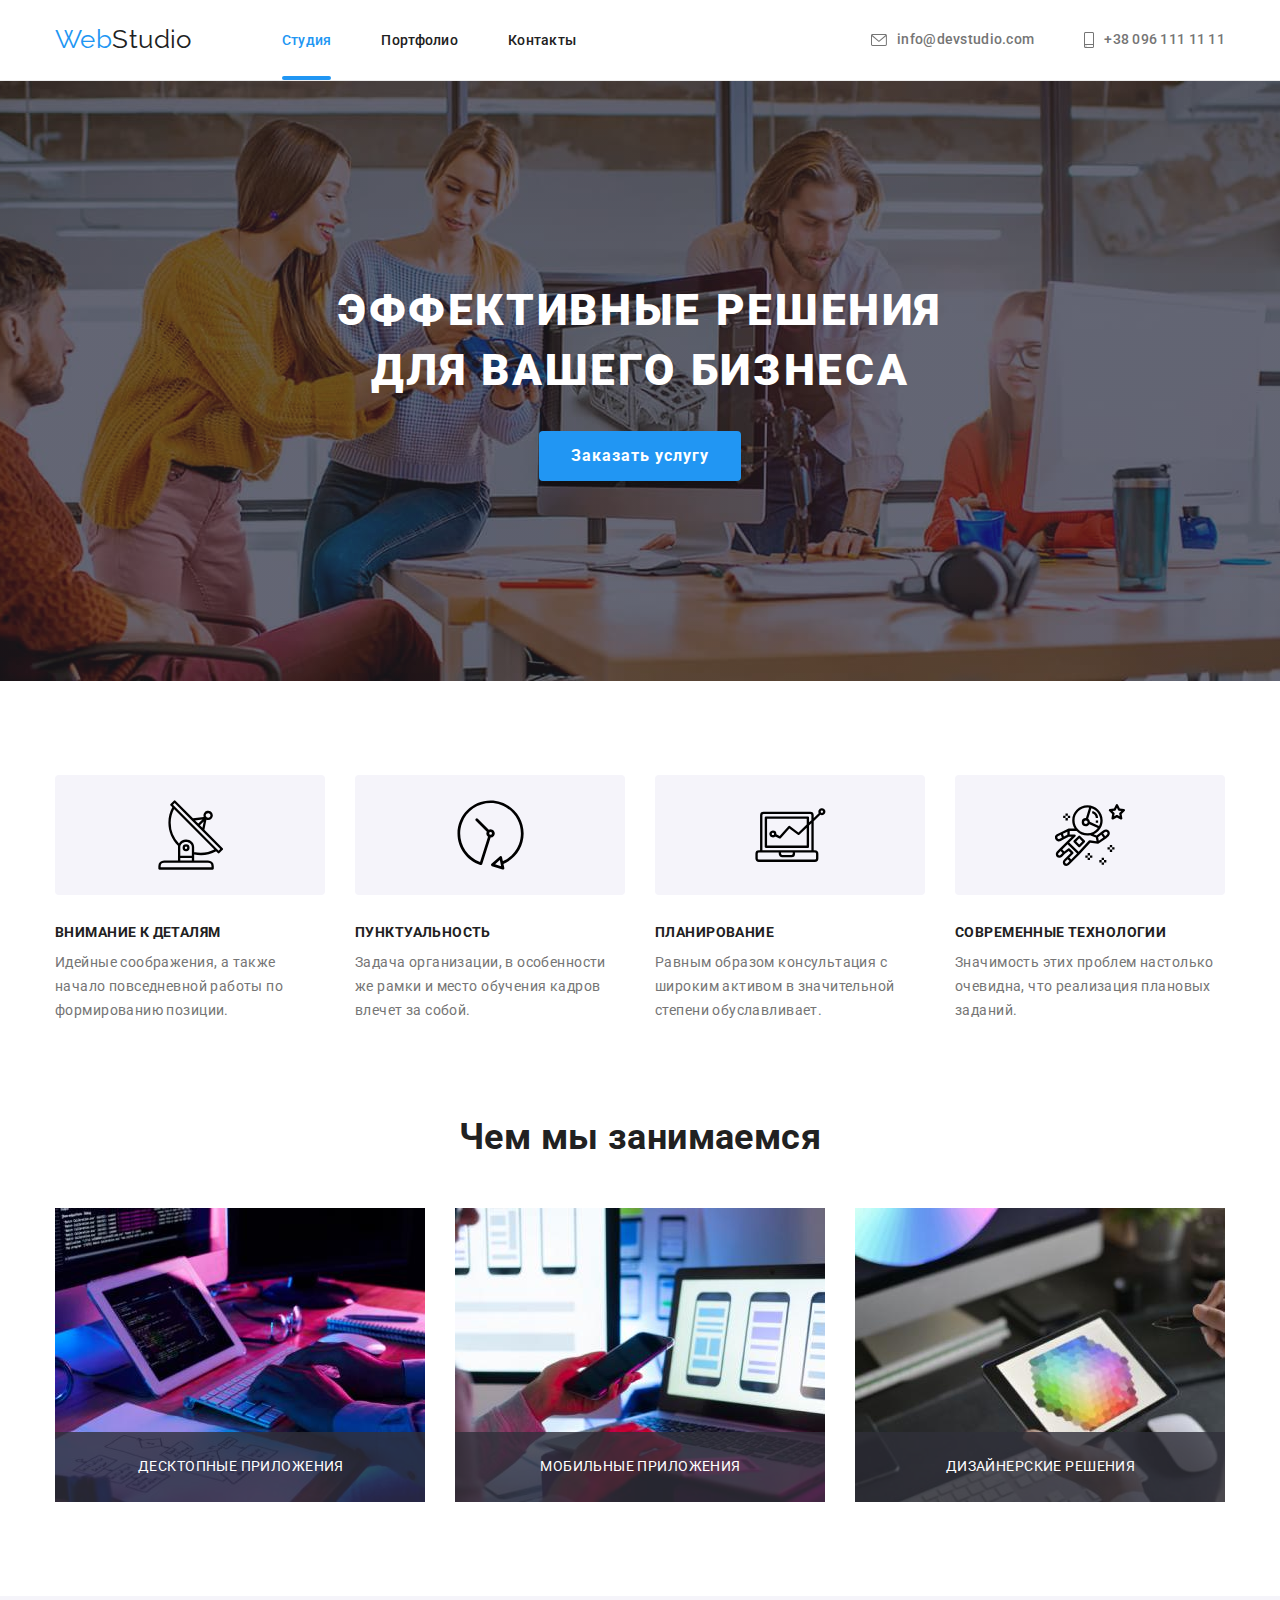
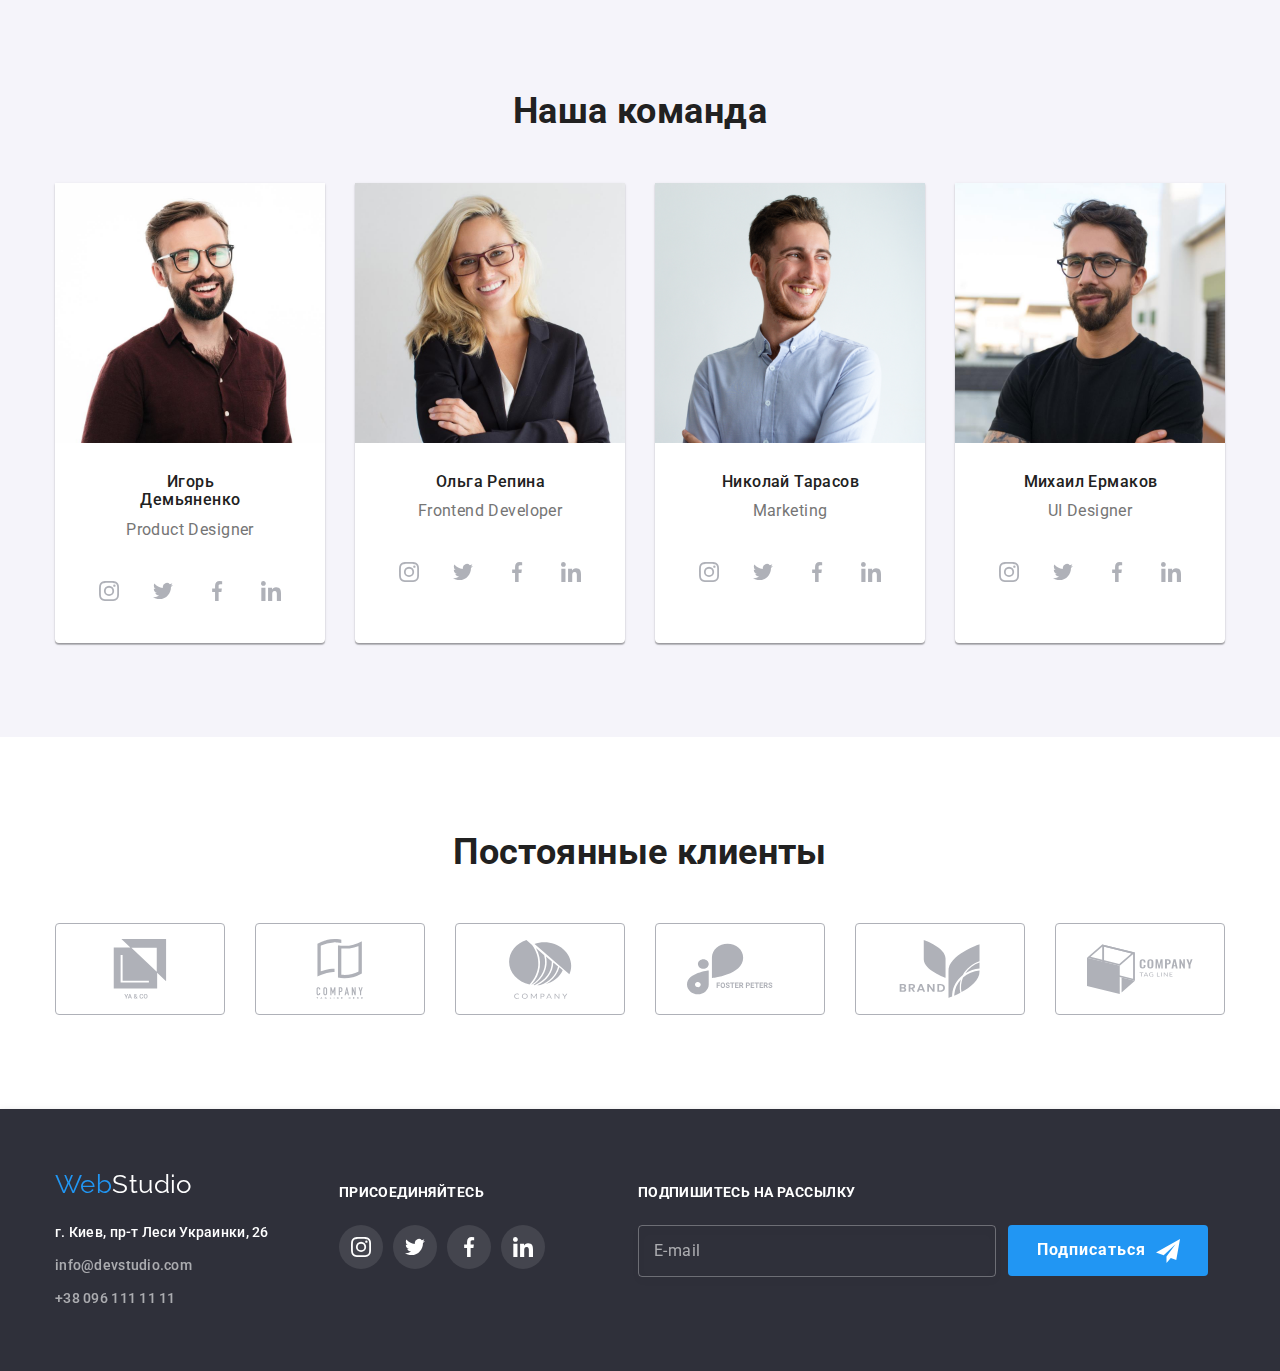
<file: index.html>
<!DOCTYPE html>
<html lang="ru">
<head>
    <meta charset="UTF-8">
    <meta http-equiv="X-UA-Compatible" content="IE=edge">
    <meta name="viewport" content="width=device-width, initial-scale=1.0">
    <title>Markup-hw-07</title>
    <link href="https://fonts.googleapis.com/css2?family=Raleway:wght@700&family=Roboto:wght@400;500;700;900&display=swap" rel="stylesheet">
    <link rel="stylesheet" href="./css/main.min.css">
</head>
<body>
    
  <header class="header">
       <div class="container header__container"> 
        <nav class="header__nav">
          <a href="./index.html" class="logo">Web<span class="logo logo--header">Studio</span></a>
          <ul class="sitenav list">
            <li class="sitenav__item"><a href="./index.html" class="sitenav__link sitenav__link--current">Студия</a></li> 
            <li class="sitenav__item"><a href="./portfolio.html" class="sitenav__link">Портфолио</a></li>
            <li class="sitenav__item"><a href="" class="sitenav__link">Контакты</a></li>
          </ul>  
        </nav>
        
        <ul class="authnav list">
            <li class="authnav__item">
              <a class="authnav__link" href="mailto:info@devstudio.com">
                <svg class="authnav__icon" width="16" height="12">
                  <use href="./images/icons.svg#icon-envelope"></use>
                </svg>
                info@devstudio.com
              </a>
              
            </li>
            <li class="authnav__item">
              <a class="authnav__link" href="tel:+380961111111"">
                <svg class="authnav__icon" width="10" height="16">
                  <use href="./images/icons.svg#icon-smartphone"></use>
                </svg>
                +38 096 111 11 11
              </a>
        </ul>
       </div>
  </header>
      
    <main> 
    <section class="hero">
        <h1 class="hero__title">Эффективные решения<br> для вашего бизнеса</h1>
        <button type="button" class="hero__button button button__primary" data-modal-open>Заказать услугу</button>
    </section>

    <section class="section section__features">

      <div class="container">
        <h2 class="hidden-title">Особенности</h2>
        <ul class="features list">
         <li class="features__item">
           <div class="features__icons">
             <svg class="features__icon" width="65" height="70">
              <use href="./images/icons.svg#icon-sonar"></use>
            </svg>
           </div>
            <h3 class="features__title">Внимание к деталям</h3>
            <p>Идейные соображения, а также начало повседневной работы по формированию позиции.</p>
        </li>
          <li class="features__item">
            <div class="features__icons">
              <svg class="features__icon" width="67" height="70">
                <use href="./images/icons.svg#icon-clock"></use>
              </svg>
            </div>
            <h3 class="features__title">Пунктуальность</h3>
            <p>Задача организации, в особенности же рамки и место обучения кадров влечет за собой.</p>
        </li>
          <li class="features__item">
            <div class="features__icons">
              <svg class="features__icon="70" height="54 ">
                <use href="./images/icons.svg#icon-computer"></use>
              </svg>
            </div>
            <h3 class="features__title">Планирование</h3>
            <p>Равным образом консультация с широким активом в значительной степени обуславливает.</p>
        </li>
          <li class="features__item">
            <div class="features__icons">
              <svg class="features__icon" width="70" height="70">
                <use href="./images/icons.svg#icon-astronaut"></use>
              </svg>
            </div>
            <h3 class="features__title">Современные технологии</h3>
            <p>Значимость этих проблем настолько очевидна, что реализация плановых заданий.</p>
        </li>
      </ul>
      </div>
    </section>

    <section class="section">
      <div class="container">
        <h2 class="section__title">Чем мы занимаемся</h2>
        <ul class="jobs list">
          <li class="jobs__item">
              <div class="jobs__thumb">
                <img src="./images/code.jpg" alt="процесс написания кода" width="370">
                <p class="jobs__text">Десктопные приложения</p>
              </div>     
          </li>
          <li class="jobs__item">
            <div class="jobs__thumb">
              <img src="./images/phone.jpg" alt="процесс написания мобильных приложений" width="370" height="294">
              <p class="jobs__text">Мобильные приложения</p>
            </div>
          </li>
          <li class="jobs__item">
            <div class="jobs__thumb">
              <img src="./images/tablet.jpg" alt="разработка приложений под планшетные устройства" width="370" height="294">
              <p class="jobs__text">Дизайнерские решения</p>
            </div>
          </li>  
        </ul>
      </div>
    </section>

    <section class="section workers">
      <div class="container">
        <h2 class="section__title">Наша команда</h2>
        <ul class="persons list">
          <li class="persons__item">
            <img src="./images/igor.jpg" alt="Игорь" width="270" height="260">
              <div class="persons__block">
                <h3 class="persons__title">Игорь Демьяненко</h3>
                <p class="persons__jobs">Product Designer</p> 
              </div>
              <ul class="socialmedia list">
                <li class="socialmedia__item">
                  <a href="" class="socialmedia__link">
                  <svg class="socialmedia__icon" width="20" height="20">
                    <use href="./images/icons.svg#icon-instagram"></use>
                  </svg>
                </a>
              </li>
                <li class="socialmedia__item">
                  <a href="" class="socialmedia__link">
                  <svg class="socialmedia__icon" width="20" height="20">
                    <use href="./images/icons.svg#icon-twitter"></use>
                  </svg>
                </a>
              </li>
                <li class="socialmedia__item">
                  <a href="" class="socialmedia__link">
                  <svg class="socialmedia__icon" width="20" height="20">
                    <use href="./images/icons.svg#icon-facebook"></use>
                  </svg>
                </a>
              </li>
                <li class="socialmedia__item">
                  <a href="" class="socialmedia__link">
                  <svg class="socialmedia__icon" width="20" height="20">
                    <use href="./images/icons.svg#icon-linkedin"></use>
                  </svg>
                </a>
              </li>
              </ul>
          </li> 
          
          <li class="persons__item">
            <img src="./images/olga.jpg" alt="Ольга" width="270" height="260">
              <div class="persons__block">
                <h3 class="persons__title">Ольга Репина</h3>
                <p class="persons__jobs">Frontend Developer</p>
              </div>
              <ul class="socialmedia list">
                <li class="socialmedia__item">
                  <a href="" class="socialmedia__link">
                  <svg class="socialmedia__icon" width="20" height="20">
                    <use href="./images/icons.svg#icon-instagram"></use>
                  </svg>
                </a>
              </li>
                <li class="socialmedia__item">
                  <a href="" class="socialmedia__link">
                  <svg class="socialmedia__icon" width="20" height="20">
                    <use href="./images/icons.svg#icon-twitter"></use>
                  </svg>
                </a>
              </li>
                <li class="socialmedia__item">
                  <a href="" class="socialmedia__link">
                  <svg class="socialmedia__icon" width="20" height="20">
                    <use href="./images/icons.svg#icon-facebook"></use>
                  </svg>
                </a>
              </li>
                <li class="socialmedia__item">
                  <a href="" class="socialmedia__link">
                  <svg class="socialmedia__icon" width="20" height="20">
                    <use href="./images/icons.svg#icon-linkedin"></use>
                  </svg>
                </a>
              </li>
              </ul>
          </li>  
         
          <li class="persons__item">
            <img src="./images/nikolay.jpg" alt="Николай" width="270" height="260">
              <div class="persons__block">
                <h3 class="persons__title">Николай Тарасов</h3>
                <p class="persons__jobs">Marketing</p>
              </div>
              <ul class="socialmedia list">
                <li class="socialmedia__item">
                  <a href="" class="socialmedia__link">
                  <svg class="socialmedia__icon" width="20" height="20">
                    <use href="./images/icons.svg#icon-instagram"></use>
                  </svg>
                </a>
              </li>
                <li class="socialmedia__item">
                  <a href="" class="socialmedia__link">
                  <svg class="socialmedia__icon" width="20" height="20">
                    <use href="./images/icons.svg#icon-twitter"></use>
                  </svg>
                </a>
              </li>
                <li class="socialmedia__item">
                  <a href="" class="socialmedia__link">
                  <svg class="socialmedia__icon" width="20" height="20">
                    <use href="./images/icons.svg#icon-facebook"></use>
                  </svg>
                </a>
              </li>
                <li class="socialmedia__item">
                  <a href="" class="socialmedia__link">
                  <svg class="socialmedia__icon" width="20" height="20">
                    <use href="./images/icons.svg#icon-linkedin"></use>
                  </svg>
                </a>
              </li>
              </ul>
          </li>  
        
          <li class="persons__item">
            <img src="./images/michail.jpg" alt="Михаил" width="270">
              <div class="persons__block">
                <h3 class="persons__title">Михаил Ермаков</h3>
                <p class="persons__jobs">UI Designer</p>
              </div>
              <ul class="socialmedia list">
                <li class="socialmedia__item">
                  <a href="" class="socialmedia__link">
                  <svg class="socialmedia__icon" width="20" height="20">
                    <use href="./images/icons.svg#icon-instagram"></use>
                  </svg>
                </a>
              </li>
                <li class="socialmedia__item">
                  <a href="" class="socialmedia__link">
                  <svg class="socialmedia__icon" width="20" height="20">
                    <use href="./images/icons.svg#icon-twitter"></use>
                  </svg>
                </a>
              </li>
                <li class="socialmedia__item">
                  <a href="" class="socialmedia__link">
                  <svg class="socialmedia__icon" width="20" height="20">
                    <use href="./images/icons.svg#icon-facebook"></use>
                  </svg>
                </a>
              </li>
                <li class="socialmedia__item">
                  <a href="" class="socialmedia__link">
                  <svg class="socialmedia__icon" width="20" height="20">
                    <use href="./images/icons.svg#icon-linkedin"></use>
                  </svg>
                </a>
              </li>
              </ul>
            </li>  
        </ul>
      </div>
    </section>

    <section class="section">
      <div class="container">
        <h2 class="client section__title">Постоянные клиенты</h2>
        <ul class="client__list list">
          <li class="client__item">
            <a class="client__link" href="">
            <svg class="client__icon" width="41" height="47">
              <use href="./images/icons.svg#icon-ya-co"></use>
            </svg>
          </a>
        </li>
          <li class="client__item">
            <a class="client__link" href="">
            <svg class="client__icon" width="40" height="52">
              <use href="./images/icons.svg#icon-group"></use>
            </svg>
            </a>
          </li>
          <li class="client__item">
            <a class="client__link" href="">
            <svg class="client__icon" width="43" height="41">
              <use href="./images/icons.svg#icon-company"></use>
            </svg>
            </a>
          </li>
          <li class="client__item">
            <a class="client__link" href="">
              <svg class="client__icon" width="84" height="41">
                <use href="./images/icons.svg#icon-foster_peters"></use>
              </svg>
            </a>
          </li>
          <li class="client__item">
            <a class="client__link" href="">
              <svg class="client__icon" width="63" height="45">
                <use href="./images/icons.svg#icon-brand"></use>
              </svg>
            </a>
          </li>
          <li class="client__item">
            <a class="client__link" href="">
              <svg class="client__icon" width="94" height="44">
                <use href="./images/icons.svg#icon-tag-line"></use>
              </svg>
            </a>
          </li>
        </ul>
      </div>
    </section>
    </main>

   <footer class="footer">
      <div class="container footer__container">
        <div class="footer__links">
          <a href="./index.html" class="logo">Web<span class="logo logo--footer">Studio</span></a>
        <address class="footer__address">
          <ul class="authnav--footer list">
            <li class="footer__link"><a href="https://goo.gl/maps/iULGJr1VuEJqhyds5" target="_blank" rel="noopener noreferrer nofollow" class="authnav__link authnav__link--footer authnav__link--address">г. Киев, пр-т Леси Украинки, 26</a></li>
            <li class="footer__link"><a href="mailto:info@devstudio.com" class="authnav__link authnav__link--footer">info@devstudio.com</a></li>
            <li class="footer__link"><a href="tel:+380961111111" class="authnav__link authnav__link--footer">+38 096 111 11 11</a></li>
          </ul>
        </address>
        </div>

        <div class="footer__socialmedia">
          <p class="footer__text">присоединяйтесь</p>
          <ul class="socialmedia socialmedia--footer list">
            <li class="socialmedia__item socialmedia__item--footer">
              <a href="" class="socialmedia__link socialmedia__link--footer">
              <svg class="socialmedia__icon socialmedia__icon--footer" width="20" height="20">
                <use href="./images/icons.svg#icon-instagram"></use>
              </svg>
            </a>
          </li>
            <li class="socialmedia__item socialmedia__item--footer">
              <a href="" class="socialmedia__link socialmedia__link--footer">
              <svg class="socialmedia__icon socialmedia__icon--footer" width="20" height="20">
                <use href="./images/icons.svg#icon-twitter"></use>
              </svg>
            </a>
          </li>
            <li class="socialmedia__item socialmedia__item--footer">
              <a href="" class="socialmedia__link socialmedia__link--footer">
              <svg class="socialmedia__icon socialmedia__icon--footer" width="20" height="20">
                <use href="./images/icons.svg#icon-facebook"></use>
              </svg>
            </a>
          </li>
            <li class="socialmedia__item socialmedia__item--footer">
              <a href="" class="socialmedia__link socialmedia__link--footer">
              <svg class="socialmedia__icon socialmedia__icon--footer" width="20" height="20">
                <use href="./images/icons.svg#icon-linkedin"></use>
              </svg>
            </a>
          </li>
          </ul>
        </div>

        <div class="footer__block">
            <p class="footer__text">Подпишитесь на рассылку</p>
        
            <div class="footer__form">
              <div class="footer__contact">
              <input type="email" name="footer-mail" id="footer-mail" placeholder=" " class="footer__input">
              <label for="footer-mail" class="footer__mail">E-mail</label>
            </div>
        
            <div class="footer__button">
              <button type="submit" class="button button--footer">Подписаться</button>
              <svg class="footer__icon" width="24" height="24">
                <use href="./images/icons.svg#icon-send"></use>
              </svg>
            </div>

            </div>
        </div>
          

      </div>
   </footer>

   <div class="backdrop is-hidden" data-modal>
     <div class="modal">
       <form class="form js-speakers-form" autocomplete="off">
        <b class="form__title title">Оставьте свои данные, мы вам перезвоним</b>
        
        <div class="form__field">
          <label for="name" class="form__label">Имя</label>
          <div class="form__container">
            <input type="text" name="user-name" id="name" placeholder=" " class="form__input">
            <svg class="form__icon" width="12" height="12">
              <use href="./images/icons.svg#icon-name"></use>
            </svg>     
          </div>
        </div>

        <div class="form__field">
          <label for="tel" class="form__label">Телефон</label>
          <div class="form__container">
            <input type="tel" name="tel" id="tel" placeholder=" " class="form__input">
            <svg class="form__icon" width="13" height="13">
              <use href="./images/icons.svg#icon-phone"></use>
            </svg>      
          </div>

        </div>

        <div class="form__field">
          <label for="mail" class="form__label">Почта</label>
          <div class="form__container">
            <input type="email" name="mail" id="mail" placeholder=" " class="form__input">
            <svg class="form__icon" width="18" height="18">
              <use href="./images/icons.svg#icon-email-black"></use>
            </svg>      
          </div>
         </div>
  
        <div class="form__field">
          <label for="comment" class="form__label">Комментарий</label>
          <textarea name="comment" id="comment" placeholder="Введите текст" class="form__input form__input--placeholder"></textarea>
        </div>



        <div class="form__field checkbox">
          <label for="condition" class="checkbox__label"><a href="" class="checkbox__link">Условия договора</a> <span>Соглашаюсь с рассылкой и принимаю </span>
            <input type="checkbox" name="condition" id="condition" class="checkbox__input">
            <span class="checkbox__icon"></span>
          </label>
        </div> 
        
         <button type="submit" class="button button__form">Отправить</button>
       </form>

        <button class="modalclose" type="button" data-modal-close>
          <svg class="modalclose__icon" width="11" height="11">
            <use href="./images/icons.svg#icon-btn-close"></use>
          </svg>
        </button>
     </div>
   </div>

   <script src="./js/modal.js"></script>
   <script src="./js/form.js"></script>
</body>
</html>
</file>
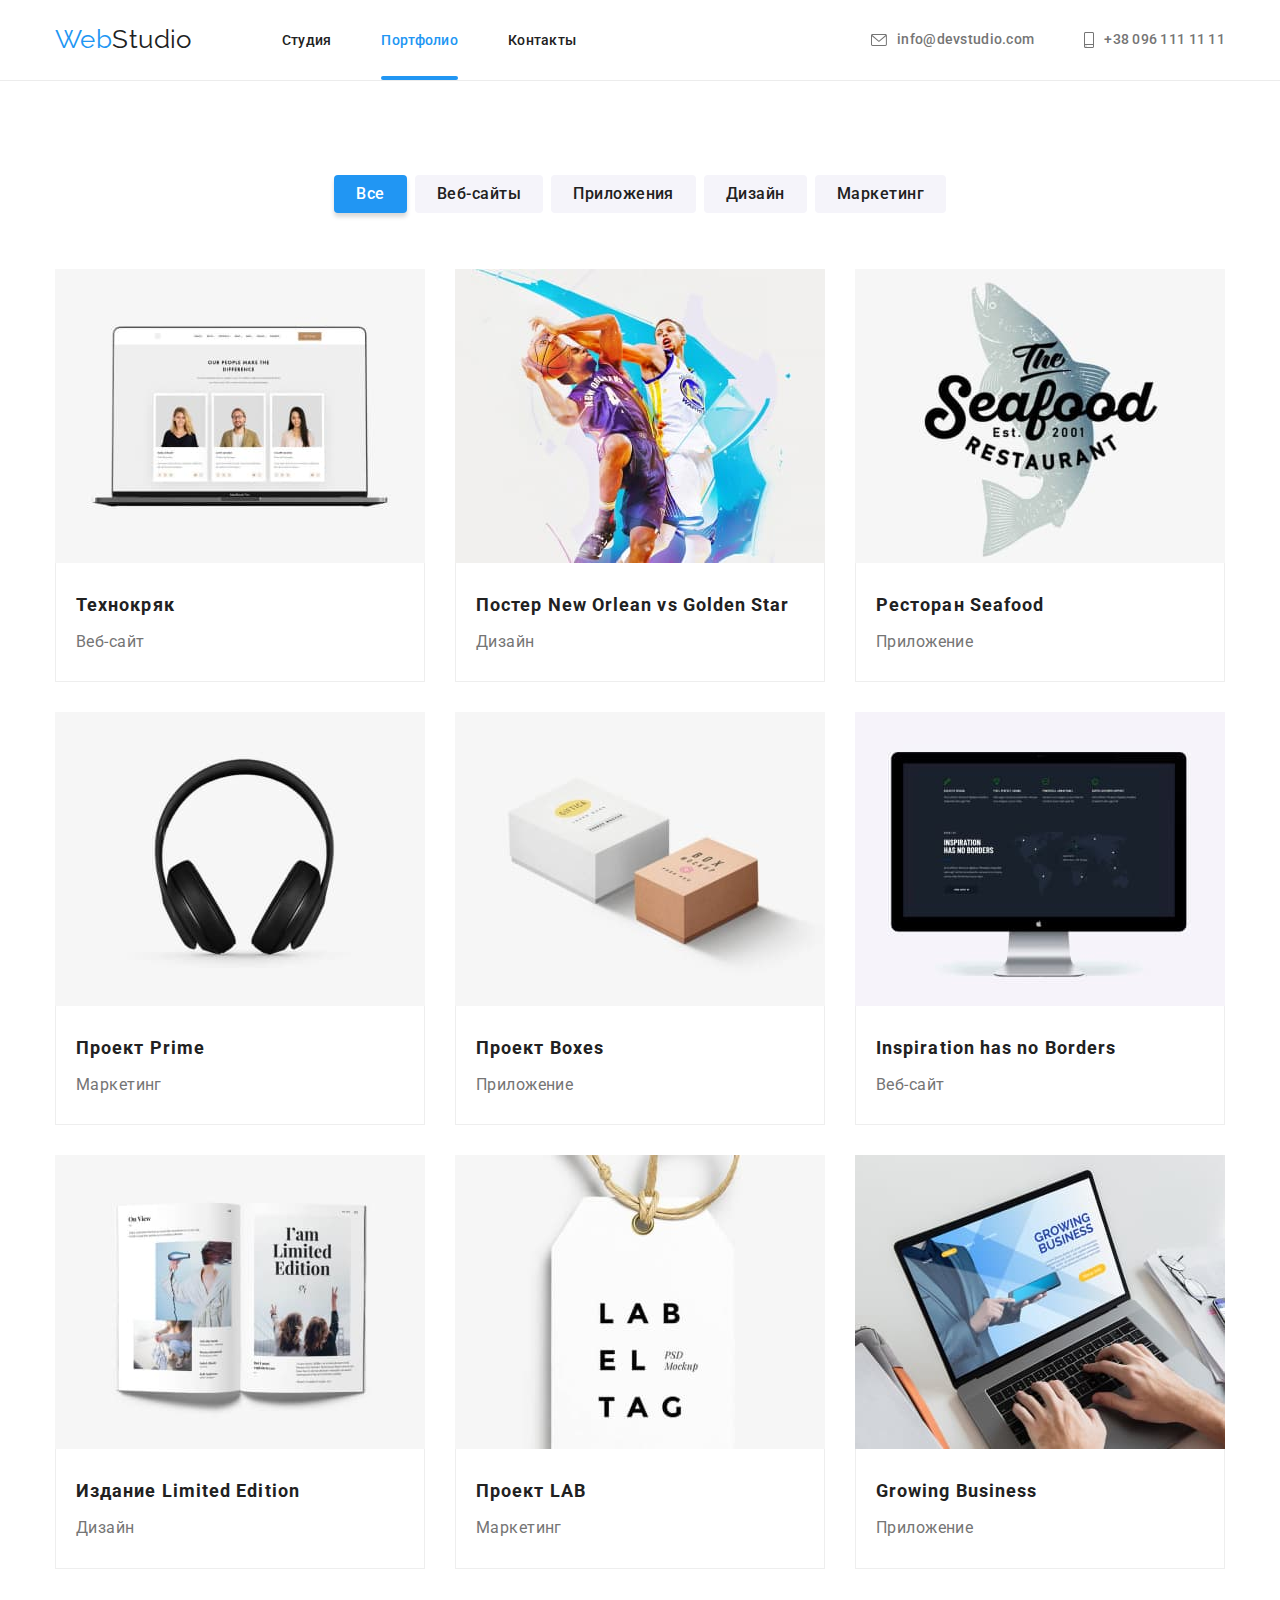
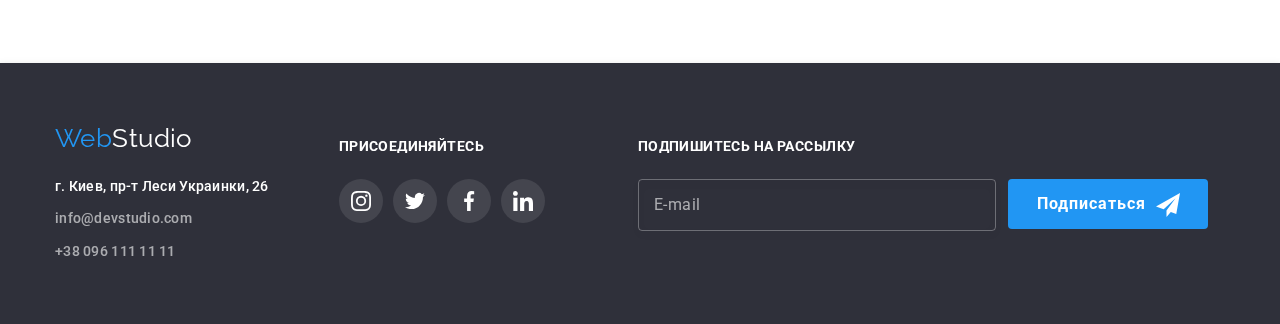
<file: portfolio.html>
<!DOCTYPE html>
<html lang="ru">
<head>
    <meta charset="UTF-8">
    <meta http-equiv="X-UA-Compatible" content="IE=edge">
    <meta name="viewport" content="width=device-width, initial-scale=1.0">
    <title>Portfolio</title>
    <link href="https://fonts.googleapis.com/css2?family=Raleway:wght@700&family=Roboto:wght@400;500;700;900&display=swap" rel="stylesheet">
    <link rel="stylesheet" href="https://github.com/sindresorhus/modern-normalize/blob/main/modern-normalize.css">
    <link rel="stylesheet" href="./css/main.min.css">
</head>
<body>

  <header class="header">
    <div class="container header__container"> 
     <nav class="header__nav">
       <a href="./index.html" class="logo">Web<span class="logo logo--header">Studio</span></a>
       <ul class="sitenav list">
         <li class="sitenav__item"><a href="./index.html" class="sitenav__link">Студия</a></li> 
         <li class="sitenav__item"><a href="./portfolio.html" class="sitenav__link sitenav__link--current">Портфолио</a></li>
         <li class="sitenav__item"><a href="" class="sitenav__link">Контакты</a></li>
       </ul>  
     </nav>
     
     <ul class="authnav list">
         <li class="authnav__item">
           <a class="authnav__link" href="mailto:info@devstudio.com">
             <svg class="authnav__icon" width="16" height="12">
               <use href="./images/icons.svg#icon-envelope"></use>
             </svg>
             info@devstudio.com
           </a>
           
         </li>
         <li class="authnav__item">
           <a class="authnav__link" href="tel:+380961111111"">
             <svg class="authnav__icon" width="10" height="16">
               <use href="./images/icons.svg#icon-smartphone"></use>
             </svg>
             +38 096 111 11 11
           </a>
     </ul>
    </div>
</header>

    <main>
        <section class="section">
            <div class="container">
                <h1 class="hidden-title">Портфолио</h1>
            <ul class="btns list">
                <li class="btns__item"><button type="button" class="button button__primary button__btn">Все</button></li>
                <li class="btns__item"><button type="button" class="button button__secondary  button__btn">Веб-сайты</button></li>
                <li class="btns__item"><button type="button" class="button button__secondary  button__btn">Приложения</button></li>
                <li class="btns__item"><button type="button" class="button button__secondary  button__btn">Дизайн</button></li>
                <li class="btns__item"><button type="button" class="button button__secondary  button__btn">Маркетинг</button></li>     
            </ul>

            <ul class="list portfolio">
                <li class="portfolio__item"> 
                    <a class="portfolio__link" href="">
                      <div class="portfolio__img">
                        <img src="./images/gallery1.jpg" alt="иллюстрация к Технокряку" width="370" height="294">
                        <p class="portfolio__text">Технокряк это современная площадка распространения коронавируса. Компании используют эту платформу для цифрового шпионажа и атак на защищённые сервера конкурентов.</p>
                      </div>
                            <div class="portfolio__container">
                                <h3 class="portfolio__title">Технокряк</h3>
                                <p class="portfolio__descr">Веб-сайт</p>
                            </div>
                        </a>
                </li>
                <li class="portfolio__item"> 
                    <a class="portfolio__link" href="">
                        <div class="portfolio__img">
                          <img src="./images/gallery2.jpg" alt="постер New Orlean vs Golden Star" width="370" height="294">
                          <p class="portfolio__text">Технокряк это современная площадка распространения коронавируса. Компании используют эту платформу для цифрового шпионажа и атак на защищённые сервера конкурентов.</p>
                        </div>
                        <div class="portfolio__container">
                            <h3 class="portfolio__title">Постер New Orlean vs Golden Star</h3>
                            <p class="portfolio__descr">Дизайн</p>
                        </div>
                    </a>
                </li>
                <li class="portfolio__item"> 
                    <a class="portfolio__link" href="">
                      <div class="portfolio__img">
                        <p class="portfolio__text">Технокряк это современная площадка распространения коронавируса. Компании используют эту платформу для цифрового шпионажа и атак на защищённые сервера конкурентов.</p>
                        <img src="./images/gallery3.jpg" alt="ресторан Seafood" width="370" height="294">
                      </div>
                        <div class="portfolio__container">
                            <h3 class="portfolio__title">Ресторан Seafood</h3>
                            <p class="portfolio__descr">Приложение</p>
                        </div>
                    </a>
                </li>
                <li class="portfolio__item"> 
                    <a class="portfolio__link" href="">
                      <div class="portfolio__img">
                        <p class="portfolio__text">Технокряк это современная площадка распространения коронавируса. Компании используют эту платформу для цифрового шпионажа и атак на защищённые сервера конкурентов.</p>
                        <img src="./images/gallery4.jpg" alt="иллюстрация к проекту Prime" width="370" height="294">
                      </div>
              
                        <div class="portfolio__container">
                            <h3 class="portfolio__title">Проект Prime</h3>
                            <p class="portfolio__descr">Маркетинг</p>
                        </div>
                    </a>
                </li>
                <li class="portfolio__item"> 
                    <a class="portfolio__link" href="">
                      <div class="portfolio__img">
                        <p class="portfolio__text">Технокряк это современная площадка распространения коронавируса. Компании используют эту платформу для цифрового шпионажа и атак на защищённые сервера конкурентов.</p>
                        <img src="./images/gallery5.jpg" alt="иллюстрация к проекту Boxes" width="370" height="294">
                      </div>
                     
                        <div class="portfolio__container">
                            <h3 class="portfolio__title">Проект Boxes</h3>
                            <p class="portfolio__descr">Приложение</p>
                        </div>
                    </a>
                </li>
                <li class="portfolio__item"> 
                    <a class="portfolio__link" href="">
                      <div class="portfolio__img">
                          <p class="portfolio__text">Технокряк это современная площадка распространения коронавируса. Компании используют эту платформу для цифрового шпионажа и атак на защищённые сервера конкурентов.</p>
                          <img src="./images/gallery6.jpg" alt="монитор компьютера" width="370" height="294">
                      </div>
                    
                        <div class="portfolio__container">
                            <h3 class="portfolio__title">Inspiration has no Borders</h3>
                            <p class="portfolio__descr">Веб-сайт</p>
                        </div>
                    </a>
                </li>
                <li class="portfolio__item"> 
                    <a class="portfolio__link" href="">
                      <div class="portfolio__img">
                         <p class="portfolio__text">Технокряк это современная площадка распространения коронавируса. Компании используют эту платформу для цифрового шпионажа и атак на защищённые сервера конкурентов.</p>
                         <img src="./images/gallery7.jpg" alt="издание Limited Edition" width="370" height="294">
                      </div>
                     
                        <div class="portfolio__container">
                            <h3 class="portfolio__title">Издание Limited Edition</h3>
                            <p class="portfolio__descr">Дизайн</p>
                        </div>
                    </a>
                </li>
                <li class="portfolio__item"> 
                    <a class="portfolio__link" href="">
                      <div class="portfolio__img">
                         <p class="portfolio__text">Технокряк это современная площадка распространения коронавируса. Компании используют эту платформу для цифрового шпионажа и атак на защищённые сервера конкурентов.</p>
                         <img src="./images/gallery8.jpg" alt="иллюстрация к проекту LAB" width="370" height="294">
                      </div>
                     
                        <div class="portfolio__container">
                            <h3 class="portfolio__title">Проект LAB</h3>
                            <p class="portfolio__descr">Маркетинг</p>
                        </div>
                    </a>
                </li>
                <li class="portfolio__item"> 
                    <a class="portfolio__link" href="">
                      <div class="portfolio__img">
                         <p class="portfolio__text">Технокряк это современная площадка распространения коронавируса. Компании используют эту платформу для цифрового шпионажа и атак на защищённые сервера конкурентов.</p>
                         <img src="./images/gallery9.jpg" alt="человек печатает на клавиатуре ноутбука" width="370" height="294">
                      </div>
                        <div class="portfolio__container">
                            <h3 class="portfolio__title">Growing Business</h3>
                            <p class="portfolio__descr">Приложение</p>
                        </div>
                    </a>
                </li>
            </ul>
            </div>
        </section>
    </main>
    <footer class="footer">
      <div class="container footer__container">
        <div class="footer__links">
          <a href="./index.html" class="logo">Web<span class="logo logo--footer">Studio</span></a>
        <address class="footer__address">
          <ul class="authnav--footer list">
            <li class="footer__link"><a href="https://goo.gl/maps/iULGJr1VuEJqhyds5" target="_blank" rel="noopener noreferrer nofollow" class="authnav__link authnav__link--footer authnav__link--address">г. Киев, пр-т Леси Украинки, 26</a></li>
            <li class="footer__link"><a href="mailto:info@devstudio.com" class="authnav__link authnav__link--footer">info@devstudio.com</a></li>
            <li class="footer__link"><a href="tel:+380961111111" class="authnav__link authnav__link--footer">+38 096 111 11 11</a></li>
          </ul>
        </address>
        </div>

        <div class="footer__socialmedia">
          <p class="footer__text">присоединяйтесь</p>
          <ul class="socialmedia socialmedia--footer list">
            <li class="socialmedia__item socialmedia__item--footer">
              <a href="" class="socialmedia__link socialmedia__link--footer">
              <svg class="socialmedia__icon socialmedia__icon--footer" width="20" height="20">
                <use href="./images/icons.svg#icon-instagram"></use>
              </svg>
            </a>
          </li>
            <li class="socialmedia__item socialmedia__item--footer">
              <a href="" class="socialmedia__link socialmedia__link--footer">
              <svg class="socialmedia__icon socialmedia__icon--footer" width="20" height="20">
                <use href="./images/icons.svg#icon-twitter"></use>
              </svg>
            </a>
          </li>
            <li class="socialmedia__item socialmedia__item--footer">
              <a href="" class="socialmedia__link socialmedia__link--footer">
              <svg class="socialmedia__icon socialmedia__icon--footer" width="20" height="20">
                <use href="./images/icons.svg#icon-facebook"></use>
              </svg>
            </a>
          </li>
            <li class="socialmedia__item socialmedia__item--footer">
              <a href="" class="socialmedia__link socialmedia__link--footer">
              <svg class="socialmedia__icon socialmedia__icon--footer" width="20" height="20">
                <use href="./images/icons.svg#icon-linkedin"></use>
              </svg>
            </a>
          </li>
          </ul>
        </div>

        <div class="footer__block">
            <p class="footer__text">Подпишитесь на рассылку</p>
        
            <div class="footer__form">
              <div class="footer__contact">
              <input type="email" name="footer-mail" id="footer-mail" placeholder=" " class="footer__input">
              <label for="footer-mail" class="footer__mail">E-mail</label>
            </div>
        
            <div class="footer__button">
              <button type="submit" class="button button--footer">Подписаться</button>
              <svg class="footer__icon" width="24" height="24">
                <use href="./images/icons.svg#icon-send"></use>
              </svg>
            </div>

            </div>
        </div>
          

      </div>
   </footer>

</body>
</html>
</file>
<file: css/main.min.css>
/*! modern-normalize v1.1.0 | MIT License | https://github.com/sindresorhus/modern-normalize */*,::before,::after{-webkit-box-sizing:border-box;box-sizing:border-box}html{line-height:1.15;-webkit-text-size-adjust:100%;-moz-tab-size:4;-o-tab-size:4;tab-size:4}body{margin:0;font-family:system-ui,-apple-system,"Segoe UI",Roboto,Helvetica,Arial,sans-serif,"Apple Color Emoji","Segoe UI Emoji"}hr{height:0;color:inherit}abbr[title]{-webkit-text-decoration:underline dotted;text-decoration:underline dotted}b,strong{font-weight:bolder}code,kbd,samp,pre{font-family:ui-monospace, SFMono-Regular, Consolas, 'Liberation Mono', Menlo, monospace;font-size:1em}small{font-size:80%}sub,sup{font-size:75%;line-height:0;position:relative;vertical-align:baseline}sub{bottom:-0.25em}sup{top:-0.5em}table{text-indent:0;border-color:inherit}button,input,optgroup,select,textarea{font-family:inherit;font-size:100%;line-height:1.15;margin:0}button,select{text-transform:none}button,[type='button'],[type='reset'],[type='submit']{-webkit-appearance:button}::-moz-focus-inner{border-style:none;padding:0}:-moz-focusring{outline:1px dotted ButtonText}:-moz-ui-invalid{box-shadow:none}legend{padding:0}progress{vertical-align:baseline}::-webkit-inner-spin-button,::-webkit-outer-spin-button{height:auto}[type='search']{-webkit-appearance:textfield;outline-offset:-2px}::-webkit-search-decoration{-webkit-appearance:none}::-webkit-file-upload-button{-webkit-appearance:button;font:inherit}summary{display:list-item}h1,h2,h3,h4,h5,h6,p,ul{padding:0;margin:0}img{display:block}textarea{resize:none}input{margin:0;padding:0}.list{list-style:none}address{font-style:inherit}.hidden-title{position:absolute;width:1px;height:1px;margin:-1px;border:0;padding:0;clip:rect(0 0 0 0);overflow:hidden}body{margin:0;background-color:#fff;font-family:Roboto, sans-serif;color:#757575;font-size:14px;line-height:1.7;letter-spacing:0.03em}.container{margin:0 auto;width:1200px;padding-left:15px;padding-right:15px}.logo{color:#2196F3;font-family:Raleway, sans-serif;font-size:26px;line-height:1.2;text-decoration:none}.logo--header{color:#212121}.logo--footer{color:#fff}.header{background-color:#fff;border-bottom:1px solid #ECECEC}.header__container{display:-webkit-box;display:-ms-flexbox;display:flex;-webkit-box-align:center;-ms-flex-align:center;align-items:center}.header__nav{display:-webkit-box;display:-ms-flexbox;display:flex;-webkit-box-align:center;-ms-flex-align:center;align-items:center}.sitenav{display:-webkit-box;display:-ms-flexbox;display:flex;margin-left:90px}.sitenav__item:not(:last-child){margin-right:50px}.sitenav__link{position:relative;display:block;color:#212121;font-weight:500;line-height:1.14;letter-spacing:0.02em;text-decoration:none;padding-top:33px;padding-bottom:31px;-webkit-transition:color 250ms cubic-bezier(0.4, 0, 0.2, 1);transition:color 250ms cubic-bezier(0.4, 0, 0.2, 1)}.sitenav__link--current{color:#2196F3}.sitenav__link--current::after{position:absolute;bottom:0;left:0;content:" ";width:100%;height:4px;background:#2196F3;border-radius:2px}.sitenav__link:hover,.sitenav__link:focus{color:#2196F3}.authnav{display:-webkit-box;display:-ms-flexbox;display:flex;margin-left:auto}.authnav--footer{display:-webkit-box;display:-ms-flexbox;display:flex;-webkit-box-orient:vertical;-webkit-box-direction:normal;-ms-flex-direction:column;flex-direction:column;-webkit-box-align:start;-ms-flex-align:start;align-items:start;font-weight:500;line-height:1.14;letter-spacing:0.02em;color:currentColor;text-decoration:none}.authnav__item{display:-webkit-box;display:-ms-flexbox;display:flex}.authnav__item:not(:last-child){margin-right:50px}.authnav__icon{fill:currentColor;margin-right:10px}.authnav__link{display:-webkit-box;display:-ms-flexbox;display:flex;-webkit-box-pack:center;-ms-flex-pack:center;justify-content:center;-webkit-box-align:center;-ms-flex-align:center;align-items:center;-webkit-box-orient:horizontal;-webkit-box-direction:normal;-ms-flex-direction:row;flex-direction:row;text-decoration:none;justify-content:center;align-items:center;font-weight:500;line-height:1.14;letter-spacing:0.02em;color:var(--primary-text-color);-webkit-transition:color 250ms cubic-bezier(0.4, 0, 0.2, 1);transition:color 250ms cubic-bezier(0.4, 0, 0.2, 1)}.authnav__link:hover,.authnav__link:focus{color:#2196F3}.authnav__link--footer{color:rgba(255,255,255,0.6);line-height:1.71}.authnav__link--address{color:#fff}.hero{max-width:1600px;height:600px;padding-top:200px;margin-left:auto;margin-right:auto;text-align:center;background-image:-webkit-gradient(linear, left top, right top, from(rgba(47,48,58,0.4)), to(rgba(47,48,58,0.4))),url(../images/bg-img.jpg);background-image:linear-gradient(to right, rgba(47,48,58,0.4), rgba(47,48,58,0.4)),url(../images/bg-img.jpg);background-repeat:no-repeat;background-size:cover;background-position:center;background-color:#2F303A}.hero__title{margin-bottom:30px;color:#fff;font-weight:900;font-size:44px;line-height:1.36;letter-spacing:0.06em;text-transform:uppercase}.hero__button{margin-bottom:210px}.section{padding-top:94px;padding-bottom:94px}.section__features{padding-bottom:0}.section__title{color:#212121;font-size:36px;line-height:1.17;text-align:center;margin-bottom:50px}.features{display:-webkit-box;display:-ms-flexbox;display:flex}.features__icons{display:-webkit-box;display:-ms-flexbox;display:flex;width:270px;height:120px;-webkit-box-pack:center;-ms-flex-pack:center;justify-content:center;-webkit-box-align:center;-ms-flex-align:center;align-items:center;margin-bottom:30px;background-color:#F5F4FA;border-radius:4px}.features__title{color:#212121;font-size:inherit;line-height:1.14;text-transform:uppercase;margin-bottom:10px}.features__item{display:-webkit-box;display:-ms-flexbox;display:flex;-webkit-box-orient:vertical;-webkit-box-direction:normal;-ms-flex-direction:column;flex-direction:column;-ms-flex-preferred-size:calc((100% - 90px) / 4);flex-basis:calc((100% - 90px) / 4)}.features__item:not(:last-child){margin-right:30px}.jobs{display:-webkit-box;display:-ms-flexbox;display:flex}.jobs__item{width:370px}.jobs__item:not(:last-child){margin-right:30px}.jobs__thumb{position:relative}.jobs__text{width:100%;margin:0;padding-left:83px;padding-right:82px;padding-top:27px;padding-bottom:27px;white-space:nowrap;line-height:1.14;letter-spacing:0.03em;text-align:center;text-transform:uppercase;color:#fff;background-color:rgba(47,48,58,0.8);position:absolute;bottom:0}.workers{background-color:#F5F4FA}.persons{display:-webkit-box;display:-ms-flexbox;display:flex}.persons__block{padding:30px 60px;text-align:center}.persons__title{min-width:151px;margin-bottom:10px;font-weight:500;font-size:16px;line-height:1.18;color:#212121}.persons__jobs{font-size:16px;line-height:1.19;-webkit-box-pack:center;-ms-flex-pack:center;justify-content:center}.persons__item{width:270px;background-color:#fff;-webkit-box-shadow:0px 1px 3px rgba(0,0,0,0.12),0px 1px 1px rgba(0,0,0,0.14),0px 2px 1px rgba(0,0,0,0.2);box-shadow:0px 1px 3px rgba(0,0,0,0.12),0px 1px 1px rgba(0,0,0,0.14),0px 2px 1px rgba(0,0,0,0.2);border-radius:0px 0px 4px 4px}.persons__item:not(:last-child){margin-right:30px}.button{border:none;border-radius:4px;padding:10px 32px;min-width:200px;color:#fff;background-color:#2196F3;cursor:pointer;font-family:inherit;font-weight:bold;font-size:16px;line-height:1.9;letter-spacing:0.06em;text-align:center;-webkit-transition:color 250ms cubic-bezier(0.4, 0, 0.2, 1),background-color 250ms cubic-bezier(0.4, 0, 0.2, 1),-webkit-box-shadow 250ms cubic-bezier(0.4, 0, 0.2, 1);transition:color 250ms cubic-bezier(0.4, 0, 0.2, 1),background-color 250ms cubic-bezier(0.4, 0, 0.2, 1),-webkit-box-shadow 250ms cubic-bezier(0.4, 0, 0.2, 1);transition:color 250ms cubic-bezier(0.4, 0, 0.2, 1),background-color 250ms cubic-bezier(0.4, 0, 0.2, 1),box-shadow 250ms cubic-bezier(0.4, 0, 0.2, 1);transition:color 250ms cubic-bezier(0.4, 0, 0.2, 1),background-color 250ms cubic-bezier(0.4, 0, 0.2, 1),box-shadow 250ms cubic-bezier(0.4, 0, 0.2, 1),-webkit-box-shadow 250ms cubic-bezier(0.4, 0, 0.2, 1)}.button--footer{padding:10px 62px 10px 29px;width:148px}.button__btn{padding:6px 22px;min-width:73px;font-weight:500;line-height:1.6;letter-spacing:0.03em}.button__primary:hover .button__btn,.button__primary:focus .button__btn{-webkit-box-shadow:0px 3px 1px rgba(0,0,0,0.1),0px 1px 2px rgba(0,0,0,0.08),0px 2px 2px rgba(0,0,0,0.12);box-shadow:0px 3px 1px rgba(0,0,0,0.1),0px 1px 2px rgba(0,0,0,0.08),0px 2px 2px rgba(0,0,0,0.12);border-radius:4px}.button__primary{color:#fff;background-color:#2196F3;-webkit-box-shadow:0px 4px 4px rgba(0,0,0,0.15);box-shadow:0px 4px 4px rgba(0,0,0,0.15)}.button__primary:hover,.button__primary:focus{color:#212121;background-color:#F5F4FA}.button__secondary{color:#212121;background-color:#F5F4FA}.button__secondary:hover,.button__secondary:focus{color:#F5F4FA;background-color:#2196F3}.client__list{display:-webkit-box;display:-ms-flexbox;display:flex}.client__item:not(:last-child){margin-right:30px}.client__link{display:-webkit-box;display:-ms-flexbox;display:flex;-webkit-box-pack:center;-ms-flex-pack:center;justify-content:center;-webkit-box-align:center;-ms-flex-align:center;align-items:center;width:170px;height:92px;color:#afb1b8;border:1px solid #AFB1B8;border-radius:4px;text-decoration:none;-webkit-transition:border 250ms cubic-bezier(0.4, 0, 0.2, 1);transition:border 250ms cubic-bezier(0.4, 0, 0.2, 1)}.client__link:hover,.client__link:focus{border:1px solid #2196F3;outline:transparent}.client__icon{width:106px;height:60px;text-align:center;fill:currentColor;-webkit-transition:fill 250ms cubic-bezier(0.4, 0, 0.2, 1);transition:fill 250ms cubic-bezier(0.4, 0, 0.2, 1)}.client__link:hover .client__icon,.client__link:focus .client__icon{fill:#2196F3}.btns{display:-webkit-box;display:-ms-flexbox;display:flex;margin-bottom:56px;-webkit-box-pack:center;-ms-flex-pack:center;justify-content:center}.btns__item:not(:last-child){margin-right:8px}.portfolio{display:-webkit-box;display:-ms-flexbox;display:flex;-ms-flex-wrap:wrap;flex-wrap:wrap}.portfolio__link{text-decoration:none}.portfolio__img{position:relative;overflow:hidden}.portfolio__container{padding:24px 20px;border-bottom:1px solid #eee;border-left:1px solid #eee;border-right:1px solid #eee}.portfolio__title{color:#212121;font-size:18px;line-height:2;letter-spacing:0.06em;margin-bottom:4px}.portfolio__descr{color:#757575;font-size:16px;line-height:1.9}.portfolio__item{-ms-flex-preferred-size:calc((100% - 60px) / 3);flex-basis:calc((100% - 60px) / 3);-webkit-transition:-webkit-box-shadow 250ms cubic-bezier(0.4, 0, 0.2, 1);transition:-webkit-box-shadow 250ms cubic-bezier(0.4, 0, 0.2, 1);transition:box-shadow 250ms cubic-bezier(0.4, 0, 0.2, 1);transition:box-shadow 250ms cubic-bezier(0.4, 0, 0.2, 1), -webkit-box-shadow 250ms cubic-bezier(0.4, 0, 0.2, 1)}.portfolio__item:not(:nth-child(3n)){margin-right:30px}.portfolio__item:not(:nth-last-child(-n+3)){margin-bottom:30px}.portfolio__item:hover,.portfolio__item:focus{-webkit-box-shadow:0px 1px 1px rgba(0,0,0,0.12),0px 4px 4px rgba(0,0,0,0.06),1px 4px 6px rgba(0,0,0,0.16);box-shadow:0px 1px 1px rgba(0,0,0,0.12),0px 4px 4px rgba(0,0,0,0.06),1px 4px 6px rgba(0,0,0,0.16)}.portfolio__text{position:absolute;top:100%;padding:63px 24px;font-size:18px;line-height:1.56;letter-spacing:0.03em;color:#fff;background-color:#2196F3;opacity:1;-webkit-transition:opacity 250ms cubic-bezier(0.4, 0, 0.2, 1),-webkit-transform 250ms cubic-bezier(0.4, 0, 0.2, 1);transition:opacity 250ms cubic-bezier(0.4, 0, 0.2, 1),-webkit-transform 250ms cubic-bezier(0.4, 0, 0.2, 1);transition:opacity 250ms cubic-bezier(0.4, 0, 0.2, 1),transform 250ms cubic-bezier(0.4, 0, 0.2, 1);transition:opacity 250ms cubic-bezier(0.4, 0, 0.2, 1),transform 250ms cubic-bezier(0.4, 0, 0.2, 1),-webkit-transform 250ms cubic-bezier(0.4, 0, 0.2, 1)}.portfolio__link:hover .portfolio__text,.portfolio__link:focus .portfolio__text{opacity:.9;-webkit-transform:translateY(-100%);transform:translateY(-100%)}.footer{padding-top:60px;padding-bottom:60px;-webkit-filter:drop-shadow(0px 4px 4px rgba(0,0,0,0.25));filter:drop-shadow(0px 4px 4px rgba(0,0,0,0.25));background-color:#2F303A}.footer__container{display:-webkit-box;display:-ms-flexbox;display:flex}.footer__links{margin-right:70px}.footer__address{margin-top:20px}.footer__link:not(:last-child){margin-bottom:9px}.footer__text{font-weight:700;line-height:1.14x;text-transform:uppercase;margin-bottom:20px;color:#fff}.footer__socialmedia{padding-top:12px}.footer__block{width:570px;margin-left:93px;padding-top:12px}.footer__form{display:-webkit-box;display:-ms-flexbox;display:flex}.footer__contact{position:relative;padding:0;margin-right:12px}.footer__input{width:358px;padding-top:15px;padding-bottom:15px;padding-left:16px;font-size:16px;line-height:1.25;letter-spacing:0.03em;color:rgba(255,255,255,0.6);background-color:transparent;border:1px solid rgba(255,255,255,0.3);-webkit-filter:drop-shadow(0px 4px 4px rgba(0,0,0,0.15));filter:drop-shadow(0px 4px 4px rgba(0,0,0,0.15));border-radius:4px}.footer__button{position:relative}.footer__icon{position:absolute;top:50%;right:28px;-webkit-transform:translateY(-50%);transform:translateY(-50%);fill:#fff}.footer__mail{position:absolute;top:50%;-webkit-transform:translateY(-50%);transform:translateY(-50%);left:16px;font-size:16px;line-height:1.25;letter-spacing:0.03em;color:rgba(255,255,255,0.6);-webkit-transition:-webkit-transform 250ms cubic-bezier(0.4, 0, 0.2, 1);transition:-webkit-transform 250ms cubic-bezier(0.4, 0, 0.2, 1);transition:transform 250ms cubic-bezier(0.4, 0, 0.2, 1);transition:transform 250ms cubic-bezier(0.4, 0, 0.2, 1), -webkit-transform 250ms cubic-bezier(0.4, 0, 0.2, 1)}.footer__input:focus+.footer__mail,.footer__input:not(:placeholder-shown)+.footer__mail{-webkit-transform:translateY(170%);transform:translateY(170%)}.socialmedia{display:-webkit-box;display:-ms-flexbox;display:flex;margin-right:auto;margin-left:auto;-webkit-box-pack:center;-ms-flex-pack:center;justify-content:center;margin-bottom:30px;-webkit-box-orient:horizontal;-webkit-box-direction:normal;-ms-flex-direction:row;flex-direction:row;width:206px;height:44px}.socialmedia--footer{margin-bottom:0}.socialmedia__item{width:44px;height:44px}.socialmedia__item:not(:last-child){margin-right:10px}.socialmedia__link{display:-webkit-box;display:-ms-flexbox;display:flex;-webkit-box-align:center;-ms-flex-align:center;align-items:center;-webkit-box-pack:center;-ms-flex-pack:center;justify-content:center;padding:0;width:44px;height:44px;border:1px solid transparent;border-radius:50%;color:#AFB1B8;-webkit-transition:background-color 250ms cubic-bezier(0.4, 0, 0.2, 1);transition:background-color 250ms cubic-bezier(0.4, 0, 0.2, 1)}.socialmedia__link:hover,.socialmedia__link:focus{background-color:#2196F3}.socialmedia__icon{display:block;text-align:center;fill:currentColor;-webkit-transition:fill 250ms cubic-bezier(0.4, 0, 0.2, 1);transition:fill 250ms cubic-bezier(0.4, 0, 0.2, 1)}.socialmedia__link:hover .socialmedia__icon,.socialmedia__link:focus .socialmedia__icon{fill:#fff}.socialmedia__icon--footer{fill:currentColor}.socialmedia__link--footer{color:#fff;background-color:rgba(255,255,255,0.1)}.socialmedia__link--footer:hover,.socialmedia__link--footer:focus{background-color:#2196F3}.backdrop{position:fixed;top:0;left:0;width:100vw;height:100vh;background-color:rgba(0,0,0,0.2);opacity:1;-webkit-transition:opacity 250ms cubic-bezier(0.4, 0, 0.2, 1);transition:opacity 250ms cubic-bezier(0.4, 0, 0.2, 1)}.backdrop.is-hidden{opacity:0;pointer-events:none;visibility:hidden}.backdrop.is-hidden .modal{-webkit-transform:translate(-50%, -50%) scale(1.1);transform:translate(-50%, -50%) scale(1.1)}.modal{position:absolute;top:50%;left:50%;min-width:528px;min-height:581px;-webkit-transform:translate(-50%, -50%) scale(1);transform:translate(-50%, -50%) scale(1);-webkit-transition:-webkit-transform 250ms cubic-bezier(0.4, 0, 0.2, 1);transition:-webkit-transform 250ms cubic-bezier(0.4, 0, 0.2, 1);transition:transform 250ms cubic-bezier(0.4, 0, 0.2, 1);transition:transform 250ms cubic-bezier(0.4, 0, 0.2, 1), -webkit-transform 250ms cubic-bezier(0.4, 0, 0.2, 1);background:#fff;-webkit-box-shadow:0px 1px 3px rgba(132,115,115,0.12),0px 1px 1px rgba(0,0,0,0.14),0px 2px 1px rgba(0,0,0,0.2);box-shadow:0px 1px 3px rgba(132,115,115,0.12),0px 1px 1px rgba(0,0,0,0.14),0px 2px 1px rgba(0,0,0,0.2);border-radius:4px}.modalclose{position:absolute;top:0;right:0;display:-webkit-box;display:-ms-flexbox;display:flex;-webkit-box-pack:center;-ms-flex-pack:center;justify-content:center;-webkit-box-align:center;-ms-flex-align:center;align-items:center;margin-right:8px;margin-top:8px;width:30px;height:30px;cursor:pointer;background:#fff;border:1px solid rgba(0,0,0,0.1);border-radius:50%;background-color:#fff}.modalclose__icon{-webkit-transition:fill 250ms cubic-bezier(0.4, 0, 0.2, 1);transition:fill 250ms cubic-bezier(0.4, 0, 0.2, 1)}.modalclose:hover .modalclose__icon,.modalclose:focus .modalclose__icon{fill:var(--accent-color)}.form{display:-webkit-box;display:-ms-flexbox;display:flex;-webkit-box-orient:vertical;-webkit-box-direction:normal;-ms-flex-direction:column;flex-direction:column;padding:40px;min-width:528px}.form__title{font-size:20px;line-height:1.15;text-align:center;letter-spacing:0.03em;color:var(--title-text-color);margin-bottom:12px}.form__field{display:-webkit-box;display:-ms-flexbox;display:flex;-webkit-box-orient:vertical;-webkit-box-direction:normal;-ms-flex-direction:column;flex-direction:column;margin-top:10px}.form__container{position:relative;max-width:448px}.form__label{margin-bottom:4px;font-size:12px;line-height:1.17;letter-spacing:0.01em}.form__checkbox--label{margin-bottom:0;font-size:inherit}.form__input{width:100%;height:40px;padding-top:14px;padding-bottom:14px;padding-left:42px;font-size:12px;border:1px solid rgba(33,33,33,0.2);-webkit-box-sizing:border-box;box-sizing:border-box;border-radius:4px;outline:none}.form__input:focus,.form__input:hover{border:1px solid #2196F3;outline:#2196F3;cursor:pointer}.form__input--placeholder{height:120px;padding-top:12px;padding-bottom:12px;padding-left:20px;border:1px solid rgba(33,33,33,0.2);border-radius:4px}.form__input--placeholder::-webkit-input-placeholder{font-size:12px;line-height:1.17;letter-spacing:0.01em;color:rgba(117,117,117,0.5)}.form__input--placeholder:-ms-input-placeholder{font-size:12px;line-height:1.17;letter-spacing:0.01em;color:rgba(117,117,117,0.5)}.form__input--placeholder::-ms-input-placeholder{font-size:12px;line-height:1.17;letter-spacing:0.01em;color:rgba(117,117,117,0.5)}.form__input--placeholder::placeholder{font-size:12px;line-height:1.17;letter-spacing:0.01em;color:rgba(117,117,117,0.5)}.form__icon{position:absolute;top:50%;left:15px;pointer-events:none;-webkit-transform:translateY(-50%);transform:translateY(-50%)}.form__input:focus+.form__icon{fill:var(--accent-color)}.button__form{margin-left:auto;margin-right:auto;width:200px;padding-left:56px;padding-right:55px;-webkit-box-shadow:0px 4px 4px rgba(0,0,0,0.15);box-shadow:0px 4px 4px rgba(0,0,0,0.15)}.checkbox{display:-webkit-box;display:-ms-flexbox;display:flex;-webkit-box-orient:horizontal;-webkit-box-direction:normal;-ms-flex-direction:row;flex-direction:row;-webkit-box-pack:center;-ms-flex-pack:center;justify-content:center;-webkit-box-align:center;-ms-flex-align:center;align-items:center;margin-top:20px;margin-bottom:30px;margin-right:8.5px;font-size:14px;line-height:1.71;letter-spacing:0.03em;-webkit-transition:border 250ms cubic-bezier(0.4, 0, 0.2, 1),outline 250ms cubic-bezier(0.4, 0, 0.2, 1);transition:border 250ms cubic-bezier(0.4, 0, 0.2, 1),outline 250ms cubic-bezier(0.4, 0, 0.2, 1)}.checkbox__input{-webkit-appearance:none;-moz-appearance:none;appearance:none;position:absolute}.checkbox__link{margin-left:6px;text-decoration:none;color:#2196F3;border-bottom:1px solid #2196F3}.checkbox__label{display:-webkit-box;display:-ms-flexbox;display:flex;-webkit-box-orient:horizontal;-webkit-box-direction:reverse;-ms-flex-direction:row-reverse;flex-direction:row-reverse;-webkit-box-align:center;-ms-flex-align:center;align-items:center}.checkbox__icon{display:inline-block;width:16px;height:15px;border:2px solid #212121;border-radius:2px;margin-right:7px}.checkbox__input:checked+.checkbox__icon{border-color:#2196F3;background-color:#2196F3;background-image:url("../images/icon-check.svg");background-size:contain;background-origin:border-box}
/*# sourceMappingURL=main.min.css.map */
</file>
